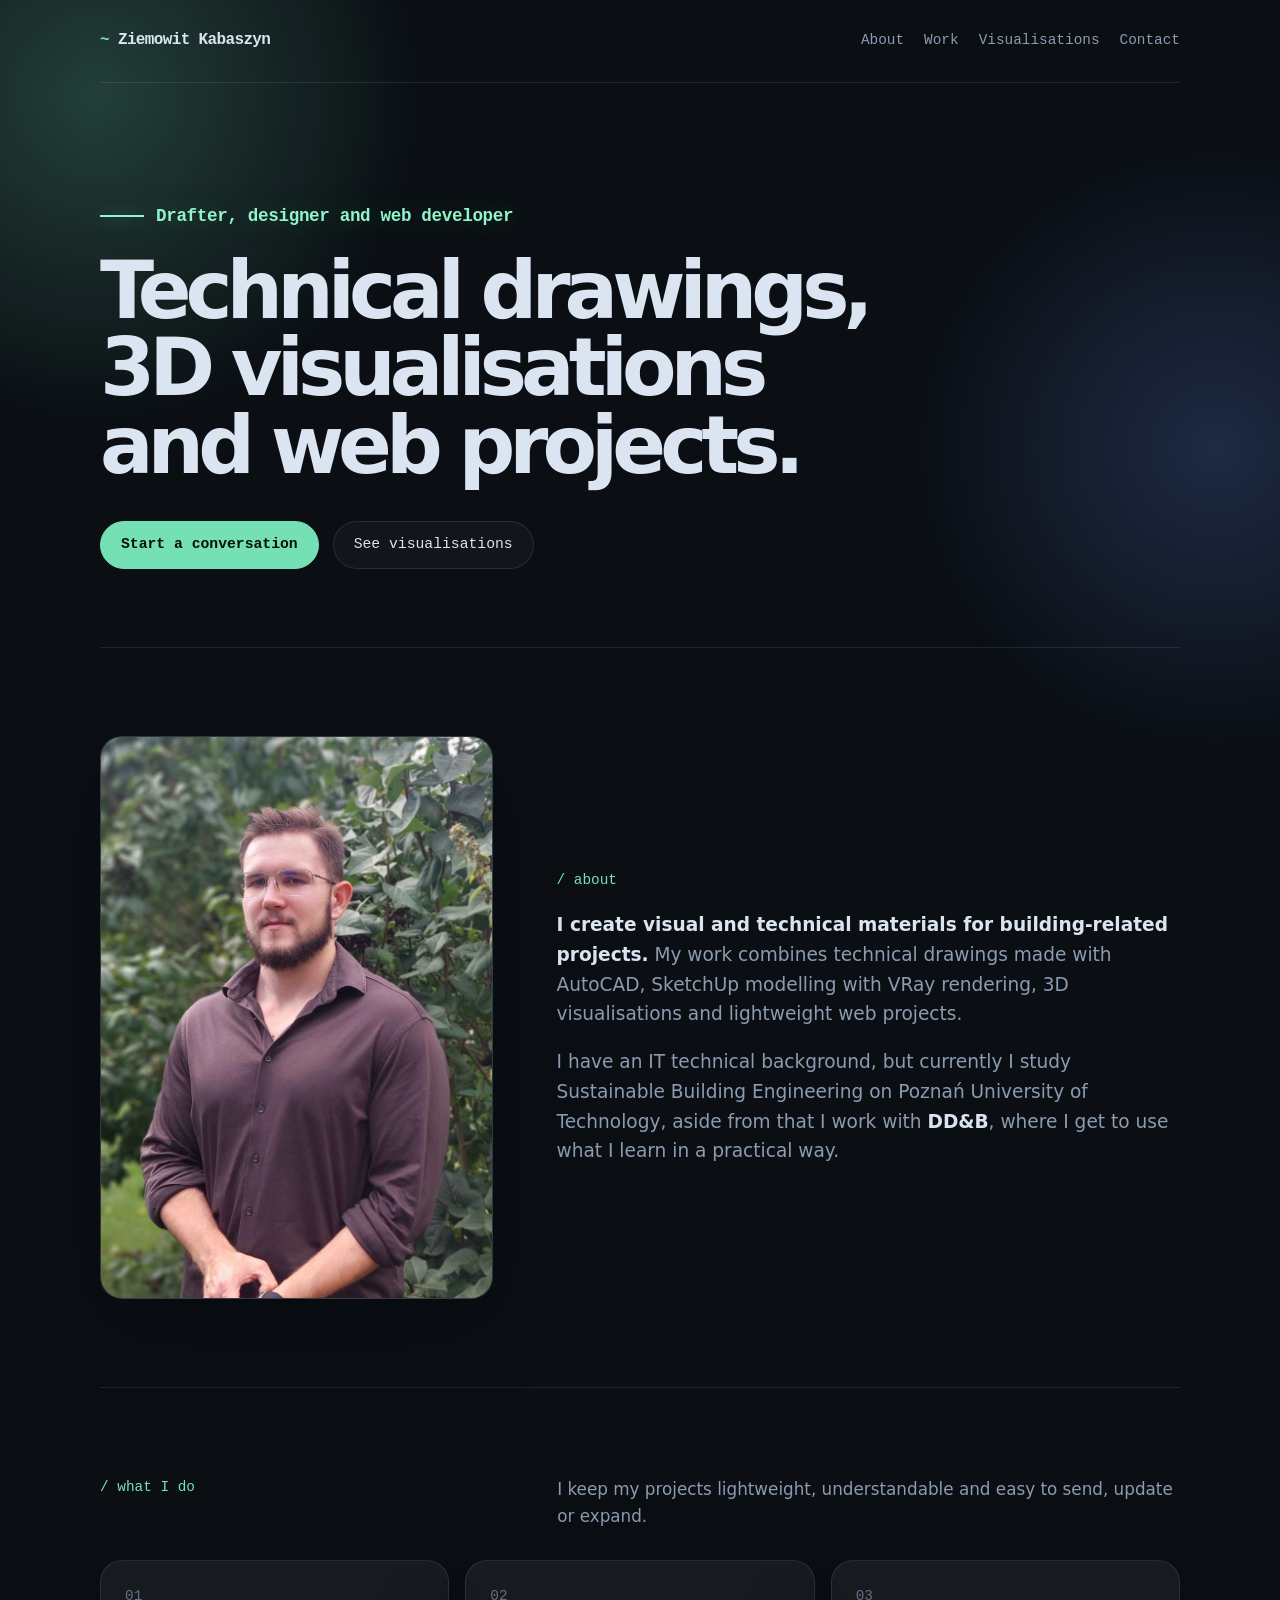
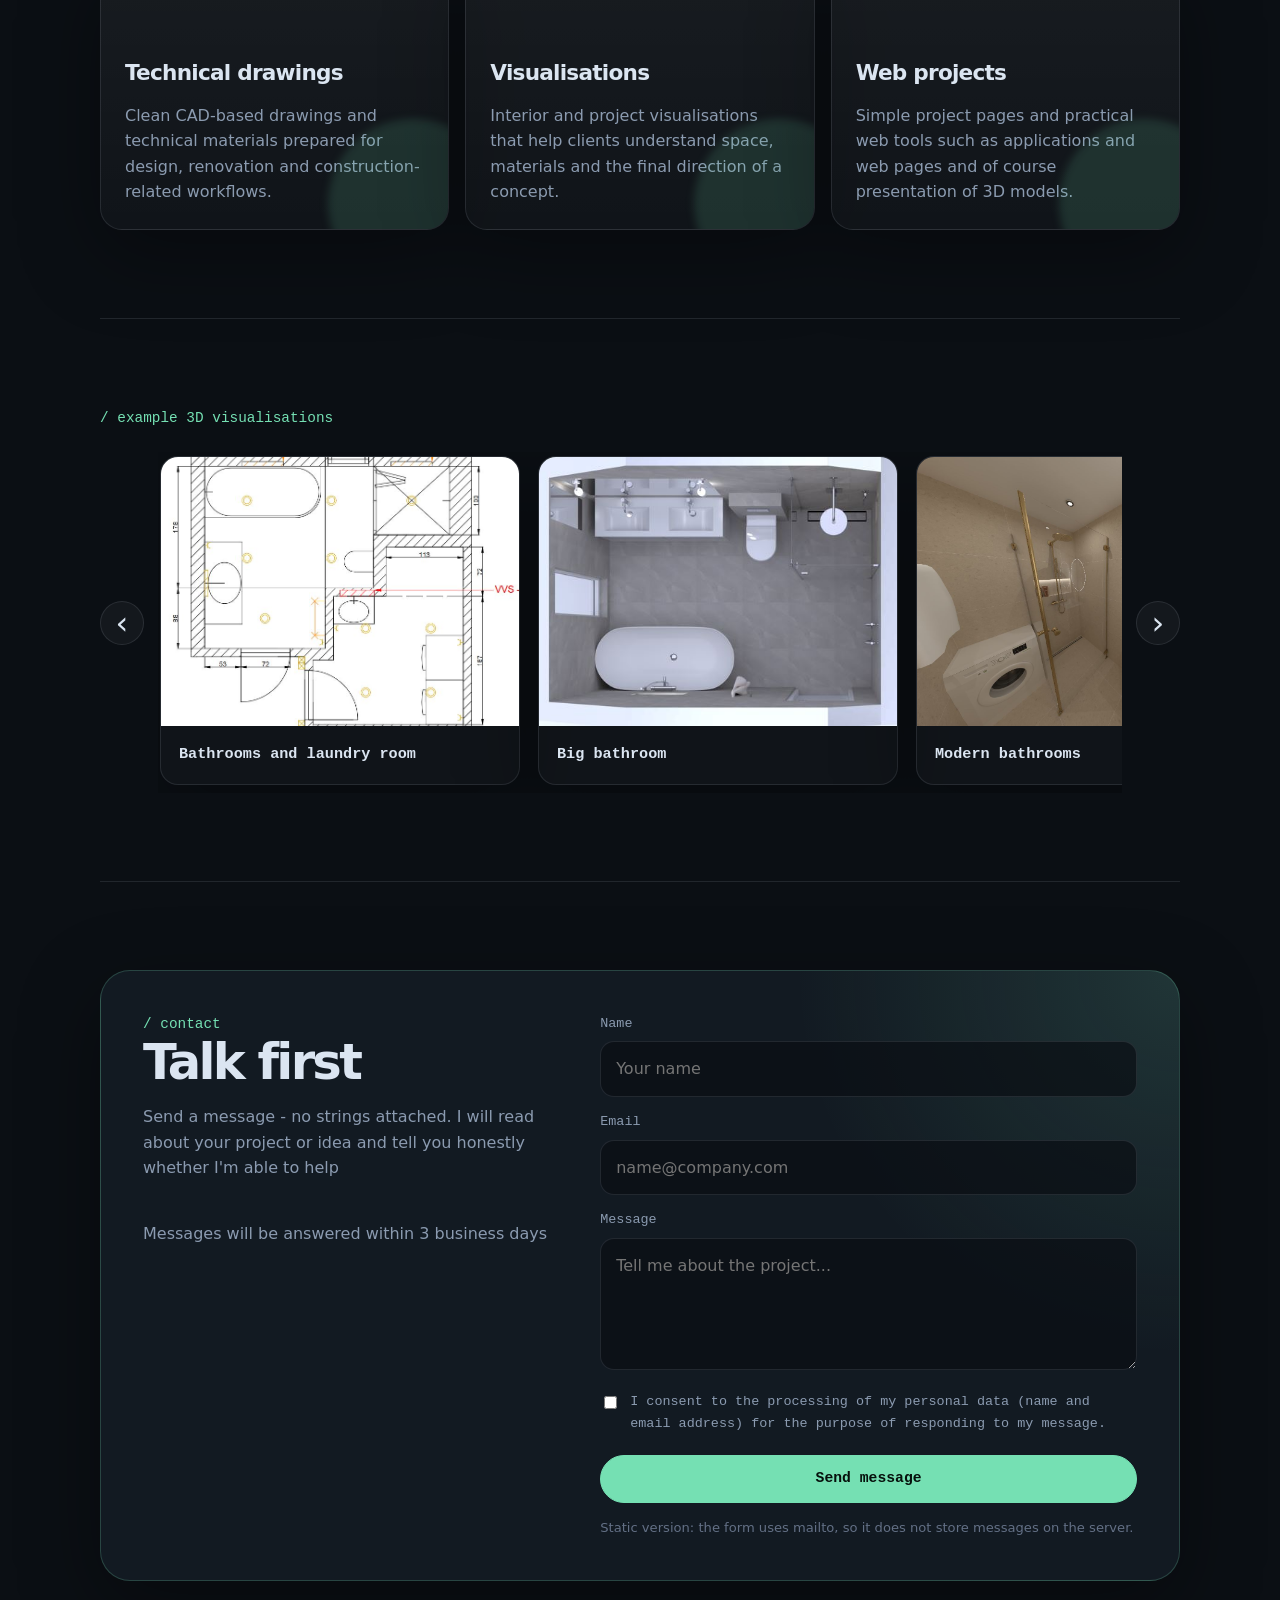
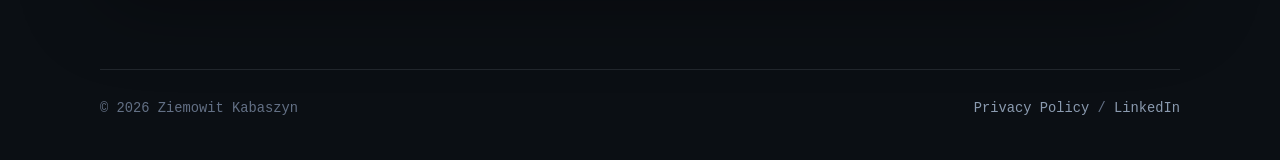
<file: index.html>
<!doctype html>
<html lang="en">
<head>
  <meta charset="utf-8" />
  <meta name="viewport" content="width=device-width, initial-scale=1" />
  <meta name="theme-color" content="#0b0f14" />
  <title>Ziemowit Kabaszyn - Technical drawings, visualisations and web projects</title>
  <meta name="description" content="Technical drawings, SketchUp models, visualisations and lightweight web projects for building-related work." />
  <meta property="og:type" content="website" />
  <meta property="og:title" content="Ziemowit Kabaszyn - Technical drawings, visualisations and web projects" />
  <meta property="og:description" content="Technical drawings, SketchUp models, visualisations and lightweight web projects for building-related work." />
  <meta property="og:image" content="/og-image.png" />
  <link rel="icon" type="image/png" href="fav.png">
<link rel="shortcut icon" type="image/png" href="fav.png">
  <style>
    :root {
      --bg: #0b0f14;
      --bg-soft: #101720;
      --surface: #141c26;
      --surface-hover: #192331;
      --text: #dbe5f1;
      --muted: #8b9bb0;
      --muted-2: #637085;
      --accent: #75e0b3;
      --accent-strong: #91f4ca;
      --accent-soft: rgba(117, 224, 179, 0.14);
      --blue-soft: rgba(105, 151, 255, 0.16);
      --line: rgba(219, 229, 241, 0.11);
      --shadow: 0 24px 80px rgba(0, 0, 0, 0.34);
      --radius: 22px;
      --mono: ui-monospace, SFMono-Regular, Menlo, Monaco, Consolas, "Liberation Mono", monospace;
      --sans: Inter, ui-sans-serif, system-ui, -apple-system, BlinkMacSystemFont, "Segoe UI", sans-serif;
    }

    * {
      box-sizing: border-box;
    }

    html {
      scroll-behavior: smooth;
    }

    body {
      position: relative;
      margin: 0;
      min-height: 100vh;
      background: var(--bg);
      color: var(--text);
      font-family: var(--sans);
      line-height: 1.6;
      overflow-x: hidden;
    }

    body::before,
    body::after {
      content: "";
      position: fixed;
      inset: auto;
      z-index: -2;
      pointer-events: none;
      border-radius: 999px;
      filter: blur(8px);
      opacity: 0.95;
      will-change: transform;
    }

    body::before {
      width: 48rem;
      height: 48rem;
      left: -18rem;
      top: -18rem;
      background: radial-gradient(circle, rgba(117, 224, 179, 0.25), transparent 62%);
      animation: ambient-one 15s ease-in-out infinite alternate;
    }

    body::after {
      width: 44rem;
      height: 44rem;
      right: -18rem;
      top: 6rem;
      background: radial-gradient(circle, rgba(105, 151, 255, 0.22), transparent 64%);
      animation: ambient-two 18s ease-in-out infinite alternate;
    }

    @keyframes ambient-one {
      from { transform: translate3d(0, 0, 0) scale(1); }
      to { transform: translate3d(7rem, 4rem, 0) scale(1.14); }
    }

    @keyframes ambient-two {
      from { transform: translate3d(0, 0, 0) scale(1); }
      to { transform: translate3d(-6rem, 6rem, 0) scale(1.12); }
    }

    @media (prefers-reduced-motion: reduce) {
      html { scroll-behavior: auto; }
      body::before,
      body::after {
        animation: none;
      }
    }

    a {
      color: inherit;
    }

    button,
    input,
    textarea {
      font: inherit;
    }

    .wrap {
      width: min(1080px, calc(100% - 40px));
      margin: 0 auto;
    }

    .nav {
      display: flex;
      justify-content: space-between;
      align-items: center;
      padding: 28px 0;
      border-bottom: 1px solid var(--line);
    }

    .brand {
      font-family: var(--mono);
      font-weight: 700;
      letter-spacing: -0.04em;
      text-decoration: none;
    }

    .brand span {
      color: var(--accent);
    }

    .nav-links {
      display: flex;
      align-items: center;
      gap: 20px;
      color: var(--muted);
      font-family: var(--mono);
      font-size: 0.9rem;
    }

    .nav-links a {
      text-decoration: none;
      transition: color 0.2s ease;
    }

    .nav-links a:hover {
      color: var(--accent);
    }

    .hero {
      padding: clamp(70px, 10vw, 116px) 0 clamp(48px, 7vw, 78px);
    }

    .eyebrow {
      display: inline-flex;
      align-items: center;
      gap: 12px;
      margin-bottom: 22px;
      color: var(--accent-strong);
      font-family: var(--mono);
      font-size: clamp(0.98rem, 1.45vw, 1.1rem);
      font-weight: 700;
      letter-spacing: -0.02em;
      text-shadow: 0 0 28px rgba(117, 224, 179, 0.35);
    }

    .eyebrow::before {
      content: "";
      width: 44px;
      height: 2px;
      background: var(--accent-strong);
      box-shadow: 0 0 16px rgba(117, 224, 179, 0.42);
    }

    h1 {
      max-width: 820px;
      margin: 0;
      font-size: clamp(2.35rem, 6.2vw, 5.1rem);
      line-height: 0.98;
      letter-spacing: -0.075em;
    }

    .hero .accent,
    h2 .accent {
      color: var(--accent);
    }

    .actions {
      display: flex;
      flex-wrap: wrap;
      gap: 14px;
      margin-top: 36px;
    }

    .btn {
      display: inline-flex;
      align-items: center;
      justify-content: center;
      min-height: 48px;
      padding: 0 20px;
      border-radius: 999px;
      border: 1px solid var(--line);
      background: rgba(255, 255, 255, 0.03);
      color: var(--text);
      text-decoration: none;
      font-family: var(--mono);
      font-size: 0.92rem;
      cursor: pointer;
      transition: transform 0.2s ease, border-color 0.2s ease, background 0.2s ease;
    }

    .btn:hover {
      transform: translateY(-2px);
      border-color: rgba(117, 224, 179, 0.55);
      background: rgba(117, 224, 179, 0.08);
    }

    .btn-primary {
      background: var(--accent);
      color: #06100c;
      border-color: var(--accent);
      font-weight: 700;
    }

    .btn-primary:hover {
      background: #93ecc7;
      color: #06100c;
    }

    .btn-small {
      min-height: 40px;
      padding: 0 16px;
      font-size: 0.84rem;
    }

    section {
      padding: clamp(54px, 8vw, 88px) 0;
      border-top: 1px solid var(--line);
    }

    .section-head {
      display: grid;
      grid-template-columns: 0.9fr 1.35fr;
      gap: 42px;
      margin-bottom: 30px;
    }

    .kicker {
      color: var(--accent);
      font-family: var(--mono);
      font-size: 0.9rem;
    }

    h2 {
      margin: 0;
      font-size: clamp(1.8rem, 4vw, 3.1rem);
      line-height: 1.05;
      letter-spacing: -0.055em;
    }

    .section-copy {
      margin: 0;
      color: var(--muted);
      font-size: 1.05rem;
    }

    .about-grid {
      display: grid;
      grid-template-columns: minmax(260px, 0.85fr) 1.35fr;
      gap: clamp(28px, 6vw, 64px);
      align-items: center;
    }

    .portrait-frame {
      position: relative;
      min-height: 520px;
      border: 1px solid var(--line);
      border-radius: var(--radius);
      background:
        linear-gradient(180deg, rgba(255, 255, 255, 0.055), rgba(255, 255, 255, 0.018)),
        var(--surface);
      box-shadow: var(--shadow);
      overflow: hidden;
    }

    .portrait-frame img {
      width: 100%;
      height: 100%;
      min-height: 520px;
      object-fit: cover;
      display: block;
    }

    .portrait-placeholder {
      position: absolute;
      inset: 0;
      display: grid;
      place-items: center;
      padding: 24px;
      color: var(--muted-2);
      font-family: var(--mono);
      text-align: center;
      background:
        linear-gradient(135deg, rgba(117, 224, 179, 0.08), transparent 40%),
        rgba(255, 255, 255, 0.025);
    }

    .about-copy {
      display: grid;
      gap: 18px;
    }

    .about-copy p {
      margin: 0;
      color: var(--muted);
      font-size: clamp(1.02rem, 1.8vw, 1.16rem);
    }

    .about-copy strong {
      color: var(--text);
      font-weight: 650;
    }

    .grid-3 {
      display: grid;
      grid-template-columns: repeat(3, 1fr);
      gap: 16px;
    }

    .card {
      position: relative;
      min-height: 240px;
      padding: 24px;
      border: 1px solid var(--line);
      border-radius: var(--radius);
      background: linear-gradient(180deg, rgba(255, 255, 255, 0.055), rgba(255, 255, 255, 0.022));
      box-shadow: var(--shadow);
      overflow: hidden;
    }

    .card::after {
      content: "";
      position: absolute;
      inset: auto -50px -60px auto;
      width: 170px;
      height: 170px;
      border-radius: 50%;
      background: var(--accent-soft);
      filter: blur(4px);
    }

    .card-number {
      color: var(--muted-2);
      font-family: var(--mono);
      font-size: 0.9rem;
    }

    h3 {
      margin: 48px 0 12px;
      font-size: 1.35rem;
      letter-spacing: -0.035em;
    }

    .card p {
      margin: 0;
      color: var(--muted);
    }

    .visual-section {
      position: relative;
    }

    .visual-section .compact-head {
      margin-bottom: 22px;
    }

    .visual-section .section-head {
      display: block;
    }

    .visual-carousel {
      position: relative;
    }

    .visual-track {
      display: flex;
      gap: 18px;
      overflow-x: auto;
      scroll-behavior: smooth;
      scrollbar-width: none;
      padding: 4px 2px 8px;
      margin: 0 58px;
    }

    .visual-track::-webkit-scrollbar {
      display: none;
    }

    .visual-card {
      flex: 0 0 min(360px, 82vw);
      color: var(--text);
      text-decoration: none;
      border-radius: 18px;
      overflow: hidden;
      background: rgba(255, 255, 255, 0.025);
      border: 1px solid var(--line);
      box-shadow: var(--shadow);
      transition: transform 0.22s ease, border-color 0.22s ease, background 0.22s ease;
    }

    .visual-card:hover {
      transform: translateY(-4px);
      border-color: rgba(117, 224, 179, 0.45);
      background: rgba(117, 224, 179, 0.055);
    }

    .visual-image {
      position: relative;
      min-height: 250px;
      aspect-ratio: 4 / 3;
      background-size: cover;
      background-position: center;
      background-color: var(--surface);
      overflow: hidden;
    }

    .visual-image::before {
      content: "";
      position: absolute;
      inset: 0;
      background: linear-gradient(180deg, rgba(11, 15, 20, 0.08), rgba(11, 15, 20, 0.78));
      opacity: 0;
      transition: opacity 0.22s ease;
    }

    .visual-hover {
      position: absolute;
      inset: 0;
      display: flex;
      flex-direction: column;
      justify-content: flex-end;
      padding: 20px;
      color: var(--text);
      font-family: var(--mono);
      font-size: 0.82rem;
      line-height: 1.55;
      opacity: 0;
      transform: translateY(12px);
      transition: opacity 0.22s ease, transform 0.22s ease;
    }

    .visual-card:hover .visual-image::before,
    .visual-card:hover .visual-hover {
      opacity: 1;
    }

    .visual-card:hover .visual-hover {
      transform: translateY(0);
    }

    .visual-label {
      padding: 16px 18px 18px;
      color: var(--text);
      font-family: var(--mono);
      font-size: 0.95rem;
      font-weight: 700;
    }

    .carousel-btn {
      position: absolute;
      top: 50%;
      z-index: 5;
      width: 44px;
      height: 44px;
      border-radius: 999px;
      border: 1px solid var(--line);
      background: rgba(255, 255, 255, 0.04);
      color: var(--text);
      display: grid;
      place-items: center;
      font-size: 2rem;
      line-height: 1;
      cursor: pointer;
      transform: translateY(-50%);
      transition: transform 0.2s ease, border-color 0.2s ease, background 0.2s ease, color 0.2s ease;
    }

    .carousel-btn:hover {
      transform: translateY(calc(-50% - 2px));
      border-color: rgba(117, 224, 179, 0.55);
      background: rgba(117, 224, 179, 0.09);
      color: var(--accent-strong);
    }

    .carousel-btn-left {
      left: 0;
    }

    .carousel-btn-right {
      right: 0;
    }

    .contact-layout {
      display: grid;
      grid-template-columns: 0.9fr 1.1fr;
      gap: 18px;
      align-items: start;
      padding: clamp(24px, 5vw, 42px);
      border-radius: calc(var(--radius) + 8px);
      border: 1px solid rgba(117, 224, 179, 0.22);
      background:
        radial-gradient(circle at top right, rgba(117, 224, 179, 0.14), transparent 24rem),
        rgba(20, 28, 38, 0.86);
      box-shadow: var(--shadow);
    }

    .contact-intro p {
      margin: 16px 0 0;
      color: var(--muted);
    }

    .contact-links {
      display: flex;
      flex-wrap: wrap;
      gap: 10px;
      margin-top: 24px;
    }

    .contact-form {
      display: grid;
      gap: 14px;
    }

    .field label,
    .consent span {
      display: block;
      margin-bottom: 7px;
      color: var(--muted);
      font-family: var(--mono);
      font-size: 0.84rem;
    }

    .field input,
    .field textarea {
      width: 100%;
      border: 1px solid var(--line);
      border-radius: 14px;
      background: rgba(11, 15, 20, 0.7);
      color: var(--text);
      outline: none;
      padding: 14px 15px;
      transition: border-color 0.2s ease, background 0.2s ease;
    }

    .field textarea {
      min-height: 132px;
      resize: vertical;
    }

    .field input:focus,
    .field textarea:focus {
      border-color: rgba(117, 224, 179, 0.55);
      background: rgba(11, 15, 20, 0.9);
    }

    .consent {
      display: flex;
      align-items: start;
      gap: 10px;
      color: var(--muted);
      font-size: 0.88rem;
    }

    .consent input {
      margin-top: 5px;
      accent-color: var(--accent);
    }

    .form-note {
      margin: 0;
      color: var(--muted-2);
      font-size: 0.82rem;
    }

    footer {
      display: flex;
      justify-content: space-between;
      gap: 20px;
      flex-wrap: wrap;
      padding: 28px 0 40px;
      color: var(--muted-2);
      font-family: var(--mono);
      font-size: 0.86rem;
      border-top: 1px solid var(--line);
    }

    footer a {
      color: var(--muted);
      text-decoration: none;
      transition: color 0.2s ease;
    }

    footer a:hover {
      color: var(--accent);
    }

    @media (max-width: 900px) {
      .visual-track {
        margin: 0 54px;
      }

      .visual-card {
        flex-basis: min(340px, 78vw);
      }

      .section-head,
      .about-grid,
      .grid-3,
      .contact-layout {
        grid-template-columns: 1fr;
      }

      .portrait-frame,
      .portrait-frame img {
        min-height: 420px;
      }
    }

    @media (max-width: 620px) {
      .wrap {
        width: min(100% - 28px, 1080px);
      }

      .nav {
        align-items: flex-start;
        gap: 18px;
        flex-direction: column;
      }

      .nav-links {
        width: 100%;
        justify-content: space-between;
        gap: 10px;
        font-size: 0.78rem;
      }

      h1 {
        font-size: clamp(2.15rem, 15vw, 3.7rem);
      }

      .card {
        min-height: auto;
      }

      .visual-track {
        margin: 0 48px;
      }

      .visual-card {
        flex-basis: 88vw;
      }

      .carousel-btn {
        width: 40px;
        height: 40px;
      }
    }
  </style>
</head>
<body>
  <div class="wrap">
    <nav class="nav" aria-label="Main navigation">
      <a class="brand" href="#top"><span>~</span> Ziemowit Kabaszyn</a>
      <div class="nav-links">
        <a href="#about">About</a>
        <a href="#work">Work</a>
        <a href="#visualisations">Visualisations</a>
        <a href="#contact">Contact</a>
      </div>
    </nav>

    <main id="top">
      <header class="hero">
        <div class="eyebrow">Drafter, designer and web developer</div>
        <h1>Technical drawings, 3D visualisations and web projects.</h1>
        <div class="actions">
          <a class="btn btn-primary" href="#contact">Start a conversation</a>
          <a class="btn" href="#visualisations">See visualisations</a>
        </div>
      </header>
<section id="about">
  <div class="about-grid">
    <div class="portrait-frame">
      <img
        src="profile.webp"
        alt="Portrait of Ziemowit Kabaszyn"
      />
    </div>
          <div class="about-copy">
            <div class="kicker">/ about</div>
            <p><strong>I create visual and technical materials for building-related projects.</strong> My work combines technical drawings made with AutoCAD, SketchUp modelling with VRay rendering, 3D visualisations and lightweight web projects.</p>
            <p>I have an IT technical background, but currently I study Sustainable Building Engineering on Poznań University of Technology, aside from that I work with <strong>DD&B</strong>, where I get to use what I learn in a practical way.</p>
          </div>
        </div>
      </section>

      <section id="work">
        <div class="section-head">
          <div class="kicker">/ what I do</div>
          <div>
            <p class="section-copy">I keep my projects lightweight, understandable and easy to send, update or expand.</p>
          </div>
        </div>

        <div class="grid-3">
          <article class="card">
            <div class="card-number">01</div>
            <h3>Technical drawings</h3>
            <p>Clean CAD-based drawings and technical materials prepared for design, renovation and construction-related workflows.</p>
          </article>
          <article class="card">
            <div class="card-number">02</div>
            <h3>Visualisations</h3>
            <p>Interior and project visualisations that help clients understand space, materials and the final direction of a concept.</p>
          </article>
          <article class="card">
            <div class="card-number">03</div>
            <h3>Web projects</h3>
            <p>Simple project pages and practical web tools such as applications and web pages and of course  presentation of 3D models.</p>
          </article>
        </div>
      </section>

      <section id="visualisations" class="visual-section">
  <div class="section-head compact-head">
    <div class="kicker">/ example 3D visualisations</div>
  </div>

  <div class="visual-carousel">
    <button class="carousel-btn carousel-btn-left" type="button" aria-label="Previous visualisation">
      ‹
    </button>

    <div class="visual-track" id="visualTrack">
      <a class="visual-card" href="https://visualisations.kabaszyn.dev/16207_MP_2025/?pano=down1" target="_blank" rel="noopener noreferrer">
        <div class="visual-image" style="background-image: url('img4.JPG');">
          <div class="visual-hover">
            16207_MP_2025<br>
            27/03/2026<br>
            3D model of bathroom and laundry room with Matterport scan and floor plans<br>
          </div>
        </div>
        <div class="visual-label">Bathrooms and laundry room</div>
      </a>

      <a class="visual-card" href="https://visualisations.kabaszyn.dev/3102_MP_2024/" target="_blank" rel="noopener noreferrer">
        <div class="visual-image" style="background-image: url('img22.jpg');">
          <div class="visual-hover">
            MP 3102<br>
            3/07/2025<br>
            3D model of large bathroom<br>
          </div>
        </div>
        <div class="visual-label">Big bathroom</div>
      </a>

      <a class="visual-card" href="https://visualisations.kabaszyn.dev/18505_MP_2026A/" target="_blank" rel="noopener noreferrer">
        <div class="visual-image" style="background-image: url('18505.JPG');">
          <div class="visual-hover">
            18505_MP_2026<br>
            12/06/2026<br>
            3D model of two bathrooms<br>
          </div>
        </div>
        <div class="visual-label">Modern bathrooms</div>
      </a>

      <a class="visual-card" href="https://visualisations.kabaszyn.dev/12601_MP_2025/" target="_blank" rel="noopener noreferrer">
        <div class="visual-image" style="background-image: url('img3.jpg');">
          <div class="visual-hover">
            Work in progress<br>
            <br>
            <br>
            
          </div>
        </div>
        <div class="visual-label">Work in progress</div>
      </a>
    </div>

    <button class="carousel-btn carousel-btn-right" type="button" aria-label="Next visualisation">
      ›
    </button>
  </div>
</section>

      <section id="contact">
        <div class="contact-layout">
          <div class="contact-intro">
            <div class="kicker">/ contact</div>
            <h2>Talk first</h2>
            <p>Send a message - no strings attached. I will read about your project or idea and tell you honestly whether I'm able to help</p>
            <div class="contact-links">
              <p>Messages will be answered within 3 business days</p>
            </div>
          </div>

          <form class="contact-form" id="contact-form">
            <div class="field">
              <label for="contact-name">Name</label>
              <input id="contact-name" name="name" type="text" placeholder="Your name" required />
            </div>

            <div class="field">
              <label for="contact-email">Email</label>
              <input id="contact-email" name="email" type="email" placeholder="name@company.com" required />
            </div>

            <div class="field">
              <label for="contact-message">Message</label>
              <textarea id="contact-message" name="message" placeholder="Tell me about the project..." required></textarea>
            </div>

            <label class="consent">
              <input id="contact-consent" type="checkbox" required />
              <span>I consent to the processing of my personal data (name and email address) for the purpose of responding to my message.</span>
            </label>

            <button class="btn btn-primary" type="submit">Send message</button>
            <p class="form-note">Static version: the form uses mailto, so it does not store messages on the server.</p>
          </form>
        </div>
      </section>
    </main>

    <footer>
      <div>© <span id="year"></span> Ziemowit Kabaszyn</div>
      <div>
        <a href="privacy.html">Privacy Policy</a>
        <span aria-hidden="true"> / </span>
        <a href="https://www.linkedin.com/in/ziemowit-kabaszyn-2584b528b/" target="_blank" rel="noopener noreferrer">LinkedIn</a></div>
    </footer>
  </div>

  <script>
    document.getElementById('year').textContent = new Date().getFullYear();

    const visualTrack = document.getElementById('visualTrack');
    const visualPrev = document.querySelector('.carousel-btn-left');
    const visualNext = document.querySelector('.carousel-btn-right');

    function moveVisuals(direction) {
      if (!visualTrack) return;

      const firstCard = visualTrack.querySelector('.visual-card');
      const gap = 18;
      const cardWidth = firstCard ? firstCard.getBoundingClientRect().width : 320;

      visualTrack.scrollBy({
        left: direction * (cardWidth + gap),
        behavior: 'smooth'
      });
    }

    visualPrev?.addEventListener('click', () => moveVisuals(-1));
    visualNext?.addEventListener('click', () => moveVisuals(1));

    document.getElementById('contact-form').addEventListener('submit', (event) => {
      event.preventDefault();

      const name = document.getElementById('contact-name').value.trim();
      const email = document.getElementById('contact-email').value.trim();
      const message = document.getElementById('contact-message').value.trim();

      const subject = encodeURIComponent('Project inquiry from ' + name);
      const body = encodeURIComponent(
        'Name: ' + name + '\n' +
        'Email: ' + email + '\n\n' +
        'Message:\n' + message
      );

      window.location.href = 'mailto:ziemowit@dd-b.com?subject=' + subject + '&body=' + body;
    });
  </script>
</body>
</html>
</file>
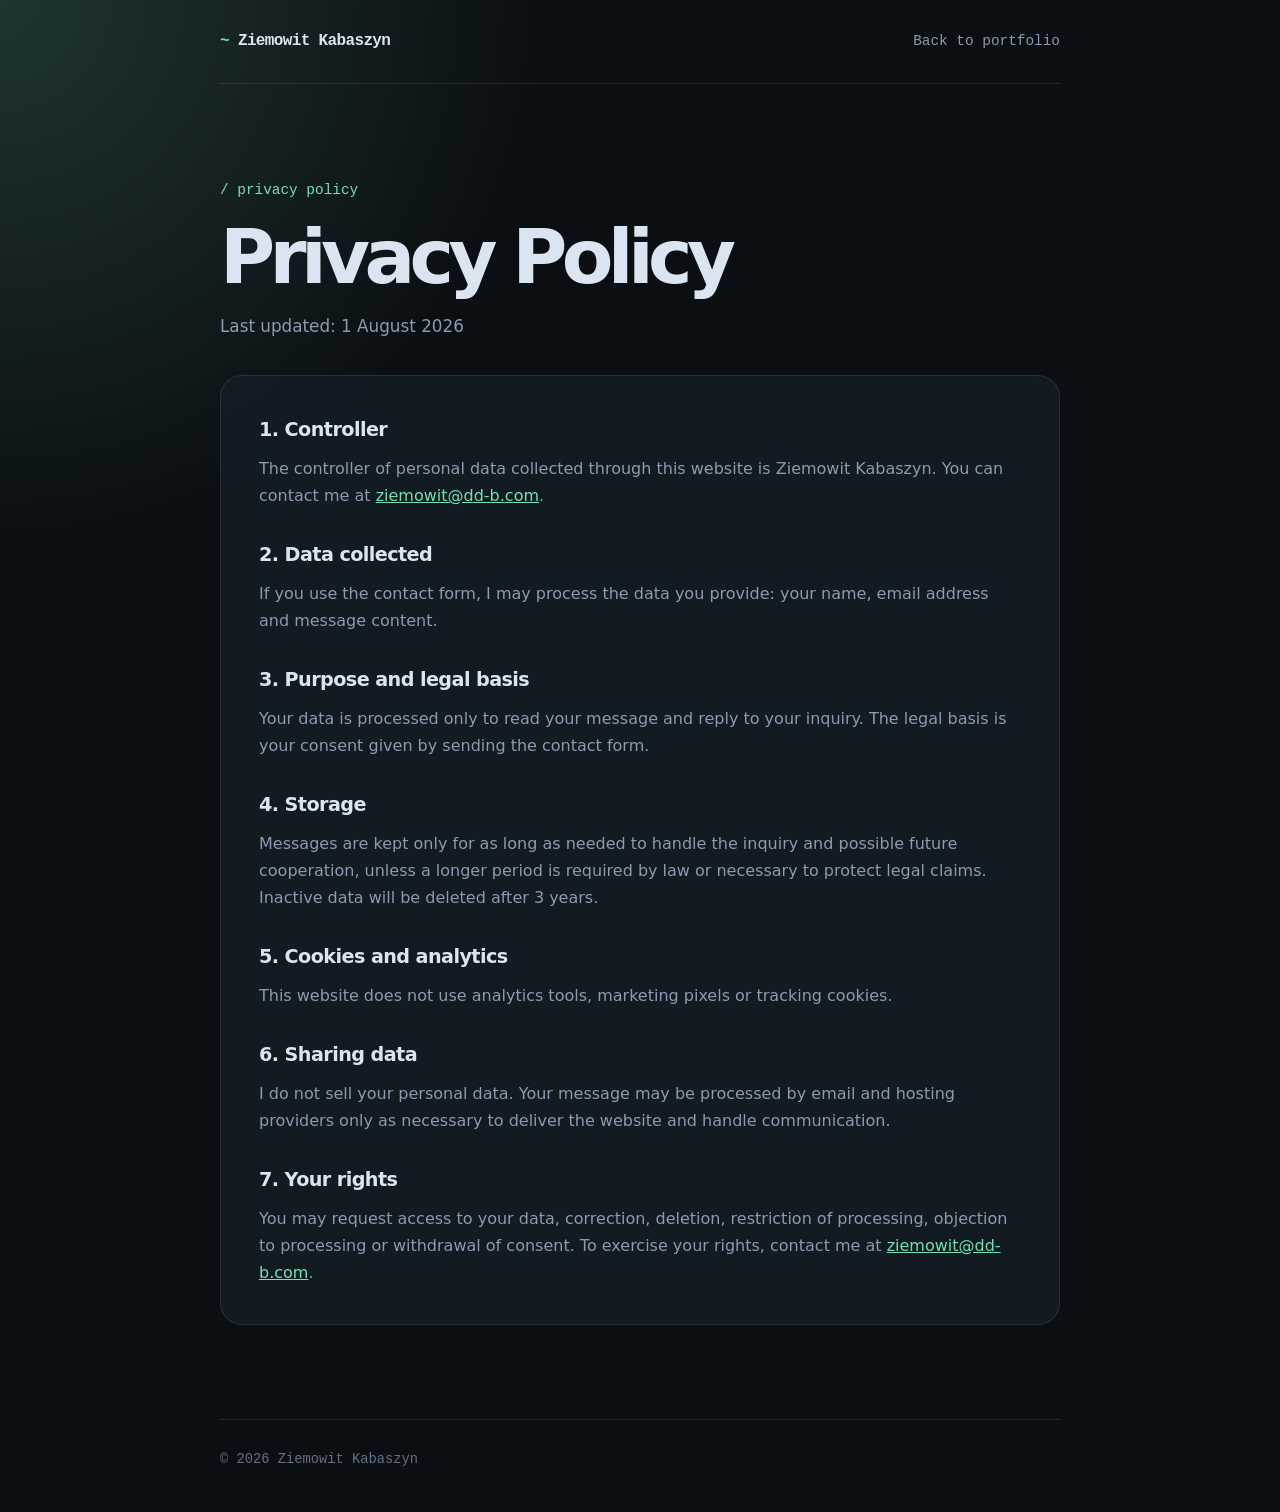
<file: privacy.html>
<!doctype html>
<html lang="en">
<head>
  <meta charset="utf-8" />
  <meta name="viewport" content="width=device-width, initial-scale=1" />
  <meta name="theme-color" content="#0b0f14" />
  <title>Privacy Policy - Ziemowit Kabaszyn</title>
  <meta name="description" content="Privacy Policy for Ziemowit Kabaszyn portfolio website." />
  <style>
    :root {
      --bg: #0b0f14;
      --surface: #141c26;
      --text: #dbe5f1;
      --muted: #8b9bb0;
      --muted-2: #637085;
      --accent: #75e0b3;
      --line: rgba(219, 229, 241, 0.11);
      --radius: 22px;
      --mono: ui-monospace, SFMono-Regular, Menlo, Monaco, Consolas, "Liberation Mono", monospace;
      --sans: Inter, ui-sans-serif, system-ui, -apple-system, BlinkMacSystemFont, "Segoe UI", sans-serif;
    }

    * { box-sizing: border-box; }

    html { scroll-behavior: smooth; }

    body {
      margin: 0;
      min-height: 100vh;
      background:
        radial-gradient(circle at top left, rgba(117, 224, 179, 0.18), transparent 34rem),
        var(--bg);
      color: var(--text);
      font-family: var(--sans);
      line-height: 1.7;
    }

    .wrap {
      width: min(840px, calc(100% - 40px));
      margin: 0 auto;
    }

    .nav {
      display: flex;
      justify-content: space-between;
      gap: 18px;
      align-items: center;
      padding: 28px 0;
      border-bottom: 1px solid var(--line);
      font-family: var(--mono);
    }

    .brand,
    .back,
    footer a {
      color: inherit;
      text-decoration: none;
    }

    .brand { font-weight: 700; letter-spacing: -0.04em; }
    .brand span, .back:hover, footer a:hover { color: var(--accent); }
    .back { color: var(--muted); font-size: 0.9rem; }

    main { padding: clamp(56px, 9vw, 94px) 0; }

    .kicker {
      color: var(--accent);
      font-family: var(--mono);
      font-size: 0.9rem;
      margin-bottom: 18px;
    }

    h1 {
      max-width: 760px;
      margin: 0 0 18px;
      font-size: clamp(2.25rem, 7vw, 4.7rem);
      line-height: 0.98;
      letter-spacing: -0.075em;
    }

    .lead {
      margin: 0 0 34px;
      color: var(--muted);
      font-size: 1.05rem;
    }

    .policy-card {
      padding: clamp(24px, 5vw, 38px);
      border: 1px solid var(--line);
      border-radius: var(--radius);
      background: rgba(20, 28, 38, 0.86);
    }

    h2 {
      margin: 30px 0 8px;
      font-size: 1.2rem;
      letter-spacing: -0.03em;
    }

    h2:first-child { margin-top: 0; }
    p, ul { margin: 0; color: var(--muted); }
    ul { padding-left: 1.2rem; }
    li + li { margin-top: 6px; }

    a { color: var(--accent); }

    footer {
      padding: 28px 0 40px;
      border-top: 1px solid var(--line);
      color: var(--muted-2);
      font-family: var(--mono);
      font-size: 0.86rem;
    }
  </style>
</head>
<body>
  <div class="wrap">
    <nav class="nav" aria-label="Main navigation">
      <a class="brand" href="index.html"><span>~</span> Ziemowit Kabaszyn</a>
      <a class="back" href="index.html">Back to portfolio</a>
    </nav>

    <main>
      <div class="kicker">/ privacy policy</div>
      <h1>Privacy Policy</h1>
      <p class="lead">Last updated: 1 August 2026</p>

      <div class="policy-card">
        <h2>1. Controller</h2>
        <p>The controller of personal data collected through this website is Ziemowit Kabaszyn. You can contact me at <a href="mailto:ziemowit@dd-b.com">ziemowit@dd-b.com</a>.</p>

        <h2>2. Data collected</h2>
        <p>If you use the contact form, I may process the data you provide: your name, email address and message content.</p>

        <h2>3. Purpose and legal basis</h2>
        <p>Your data is processed only to read your message and reply to your inquiry. The legal basis is your consent given by sending the contact form.</p>

        <h2>4. Storage</h2>
        <p>Messages are kept only for as long as needed to handle the inquiry and possible future cooperation, unless a longer period is required by law or necessary to protect legal claims. Inactive data will be deleted after 3 years.</p>

        <h2>5. Cookies and analytics</h2>
        <p>This website does not use analytics tools, marketing pixels or tracking cookies.</p>

        <h2>6. Sharing data</h2>
        <p>I do not sell your personal data. Your message may be processed by email and hosting providers only as necessary to deliver the website and handle communication.</p>

        <h2>7. Your rights</h2>
        <p>You may request access to your data, correction, deletion, restriction of processing, objection to processing or withdrawal of consent. To exercise your rights, contact me at <a href="mailto:ziemowit@dd-b.com">ziemowit@dd-b.com</a>.</p>
      </div>
    </main>

    <footer>
      <div>© <span id="year"></span> Ziemowit Kabaszyn</div>
    </footer>
  </div>

  <script>
    document.getElementById('year').textContent = new Date().getFullYear();
  </script>
</body>
</html>
</file>
